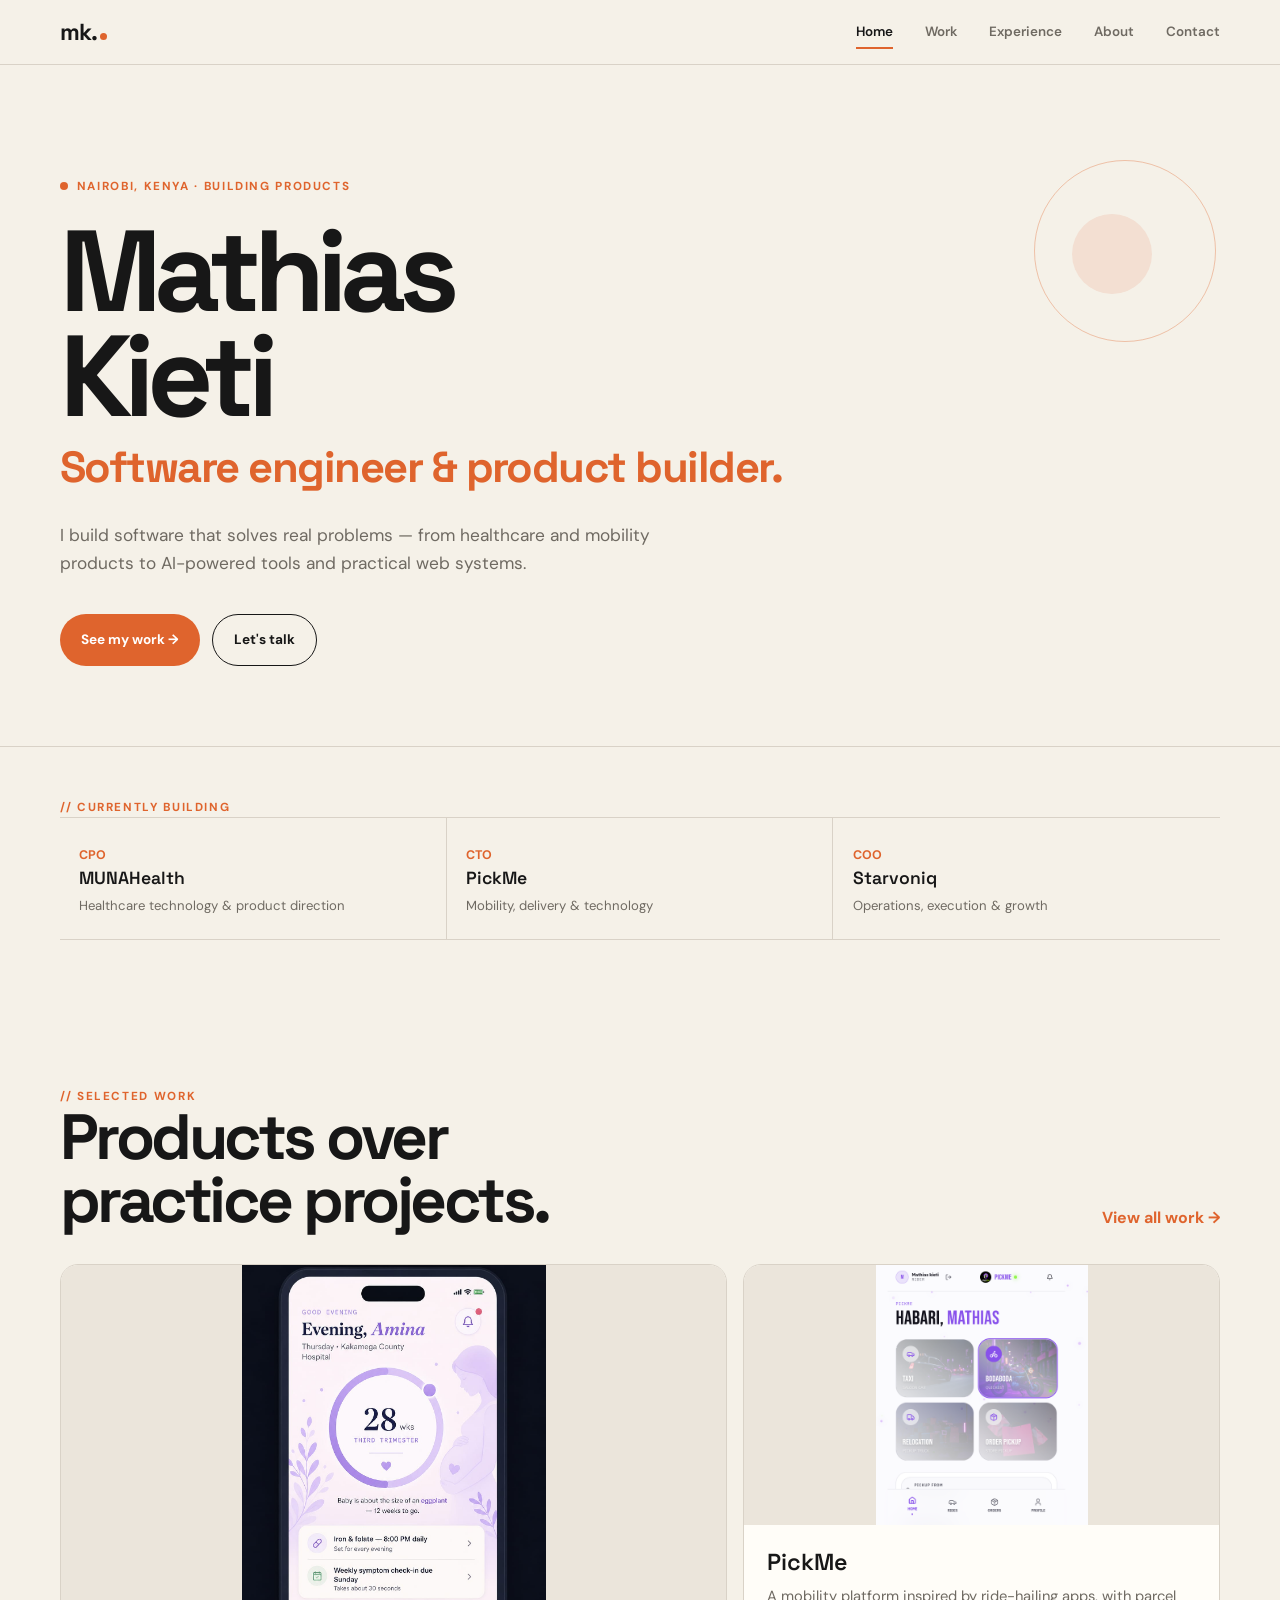
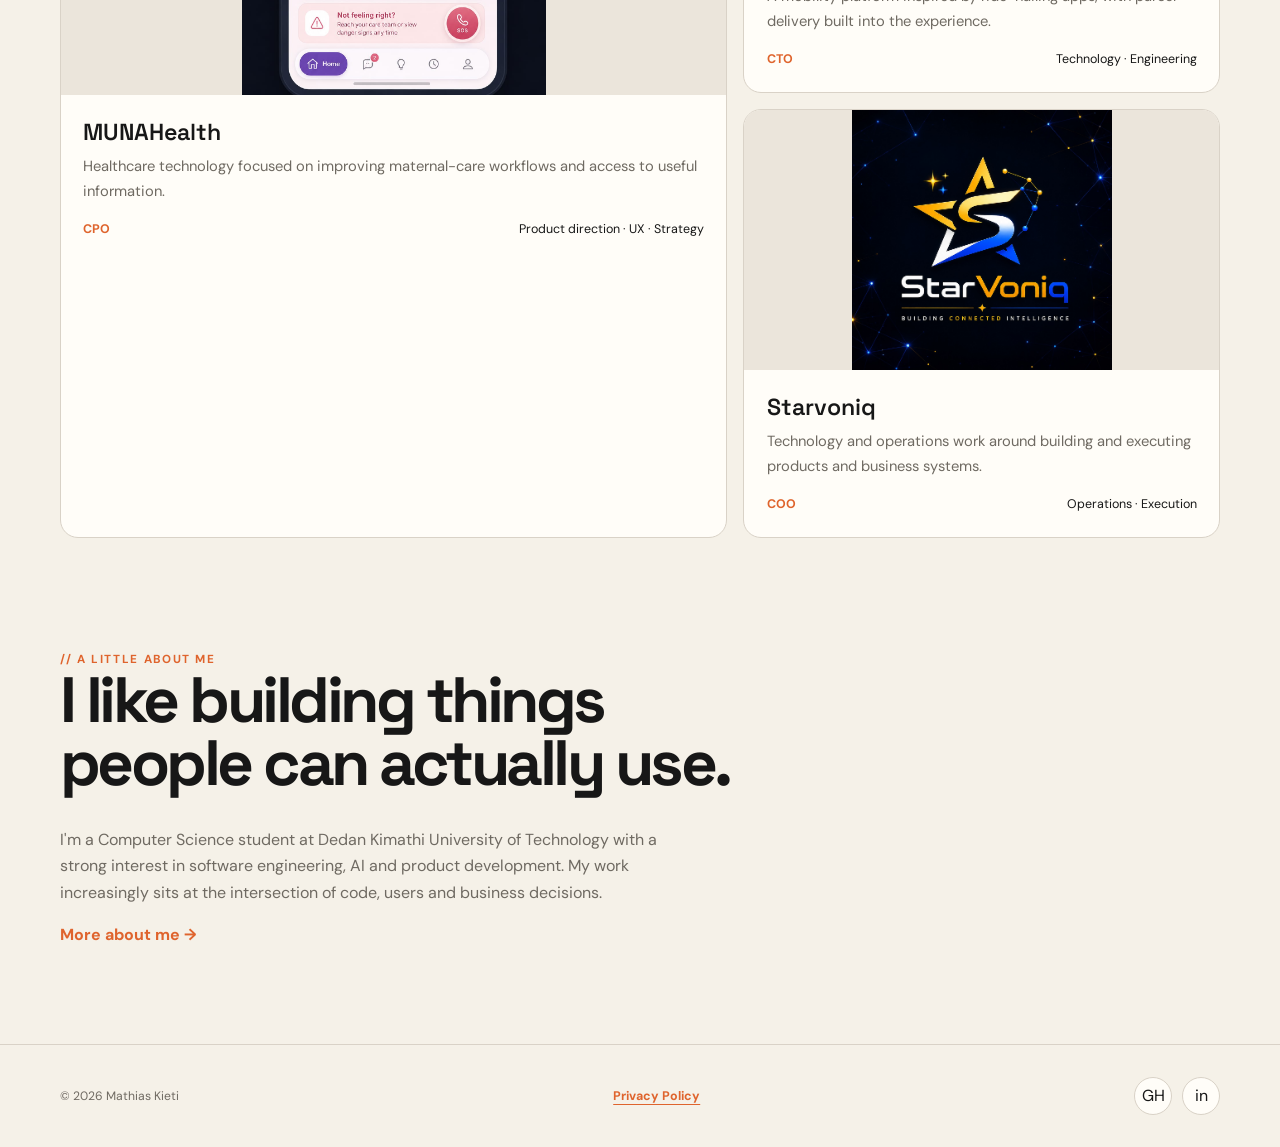
<file: index.html>
<!doctype html><html lang="en"><head><meta charset="utf-8"><meta name="viewport" content="width=device-width, initial-scale=1"><meta name="description" content="Mathias Kieti — software engineer and product builder working across healthcare, mobility, AI and web technologies."><title>Mathias Kieti — Software & Product Builder</title><link rel="stylesheet" href="css/style.css"></head><body><header class="site-header"><div class="container"><a href="index.html" class="logo">mk.</a><button id="menuToggle" class="menu-toggle" aria-expanded="false" aria-label="Open navigation">☰</button><nav id="mainNav" class="main-nav" aria-label="Main navigation"><a href="index.html" aria-current="page">Home</a><a href="projects.html">Work</a><a href="experience.html">Experience</a><a href="about.html">About</a><a href="contact.html">Contact</a></nav></div></header><main><section class="hero"><div class="container"><div class="hero-inner"><p class="hero-eyebrow"><span class="dot"></span> Nairobi, Kenya · Building products</p><h1><span class="name">Mathias<br>Kieti</span><span class="role">Software engineer &amp; product builder.</span></h1><p class="hero-desc">I build software that solves real problems — from healthcare and mobility products to AI-powered tools and practical web systems.</p><div class="hero-cta"><a href="projects.html" class="btn btn-primary">See my work →</a><a href="contact.html" class="btn btn-outline">Let's talk</a></div></div></div></section><section class="current-roles"><div class="container"><p class="section-label">// currently building</p><div class="role-grid"><a href="experience.html#munahealth" class="role-card"><em>CPO</em><strong>MUNAHealth</strong><span>Healthcare technology &amp; product direction</span></a><a href="experience.html#pickme" class="role-card"><em>CTO</em><strong>PickMe</strong><span>Mobility, delivery &amp; technology</span></a><a href="experience.html#starvoniq" class="role-card"><em>COO</em><strong>Starvoniq</strong><span>Operations, execution &amp; growth</span></a></div></div></section><section class="section"><div class="container"><div class="section-head"><div><p class="section-label">// selected work</p><h2>Products over<br>practice projects.</h2></div><a class="text-link" href="projects.html">View all work →</a></div><div class="featured-grid"><article class="work-card large"><div class="work-image"><img src="images/MUNAHealth.jpeg" alt="MUNAHealth product interface"></div><div class="work-body"><h3>MUNAHealth</h3><p>Healthcare technology focused on improving maternal-care workflows and access to useful information.</p><div class="work-meta"><strong>CPO</strong><span>Product direction · UX · Strategy</span></div></div></article><article class="work-card"><div class="work-image"><img src="images/PickMe.png" alt="PickMe product interface"></div><div class="work-body"><h3>PickMe</h3><p>A mobility platform inspired by ride-hailing apps, with parcel delivery built into the experience.</p><div class="work-meta"><strong>CTO</strong><span>Technology · Engineering</span></div></div></article><article class="work-card"><div class="work-image"><img src="images/StarVoniq.jpeg" alt="StarVoniq product interface"></div><div class="work-body"><h3>Starvoniq</h3><p>Technology and operations work around building and executing products and business systems.</p><div class="work-meta"><strong>COO</strong><span>Operations · Execution</span></div></div></article></div></div></section><section class="section" style="padding-top:1rem"><div class="container"><div class="section-head"><div><p class="section-label">// a little about me</p><h2>I like building things<br>people can actually use.</h2></div></div><p class="sub">I'm a Computer Science student at Dedan Kimathi University of Technology with a strong interest in software engineering, AI and product development. My work increasingly sits at the intersection of code, users and business decisions.</p><p style="margin-top:1rem"><a class="text-link" href="about.html">More about me →</a></p></div></section></main><footer class="site-footer"><div class="container"><p>© 2026 Mathias Kieti</p><a class="privacy-link" href="privacy-policy/">Privacy Policy</a><nav class="social-icons" aria-label="Social links"><a href="https://github.com/Mathias-kieti" target="_blank" rel="noopener noreferrer" aria-label="GitHub">GH</a><a href="https://linkedin.com/in/mathias-nzioka-341567305" target="_blank" rel="noopener noreferrer" aria-label="LinkedIn">in</a></nav></div></footer><script src="js/main.js"></script></body></html>
</file>
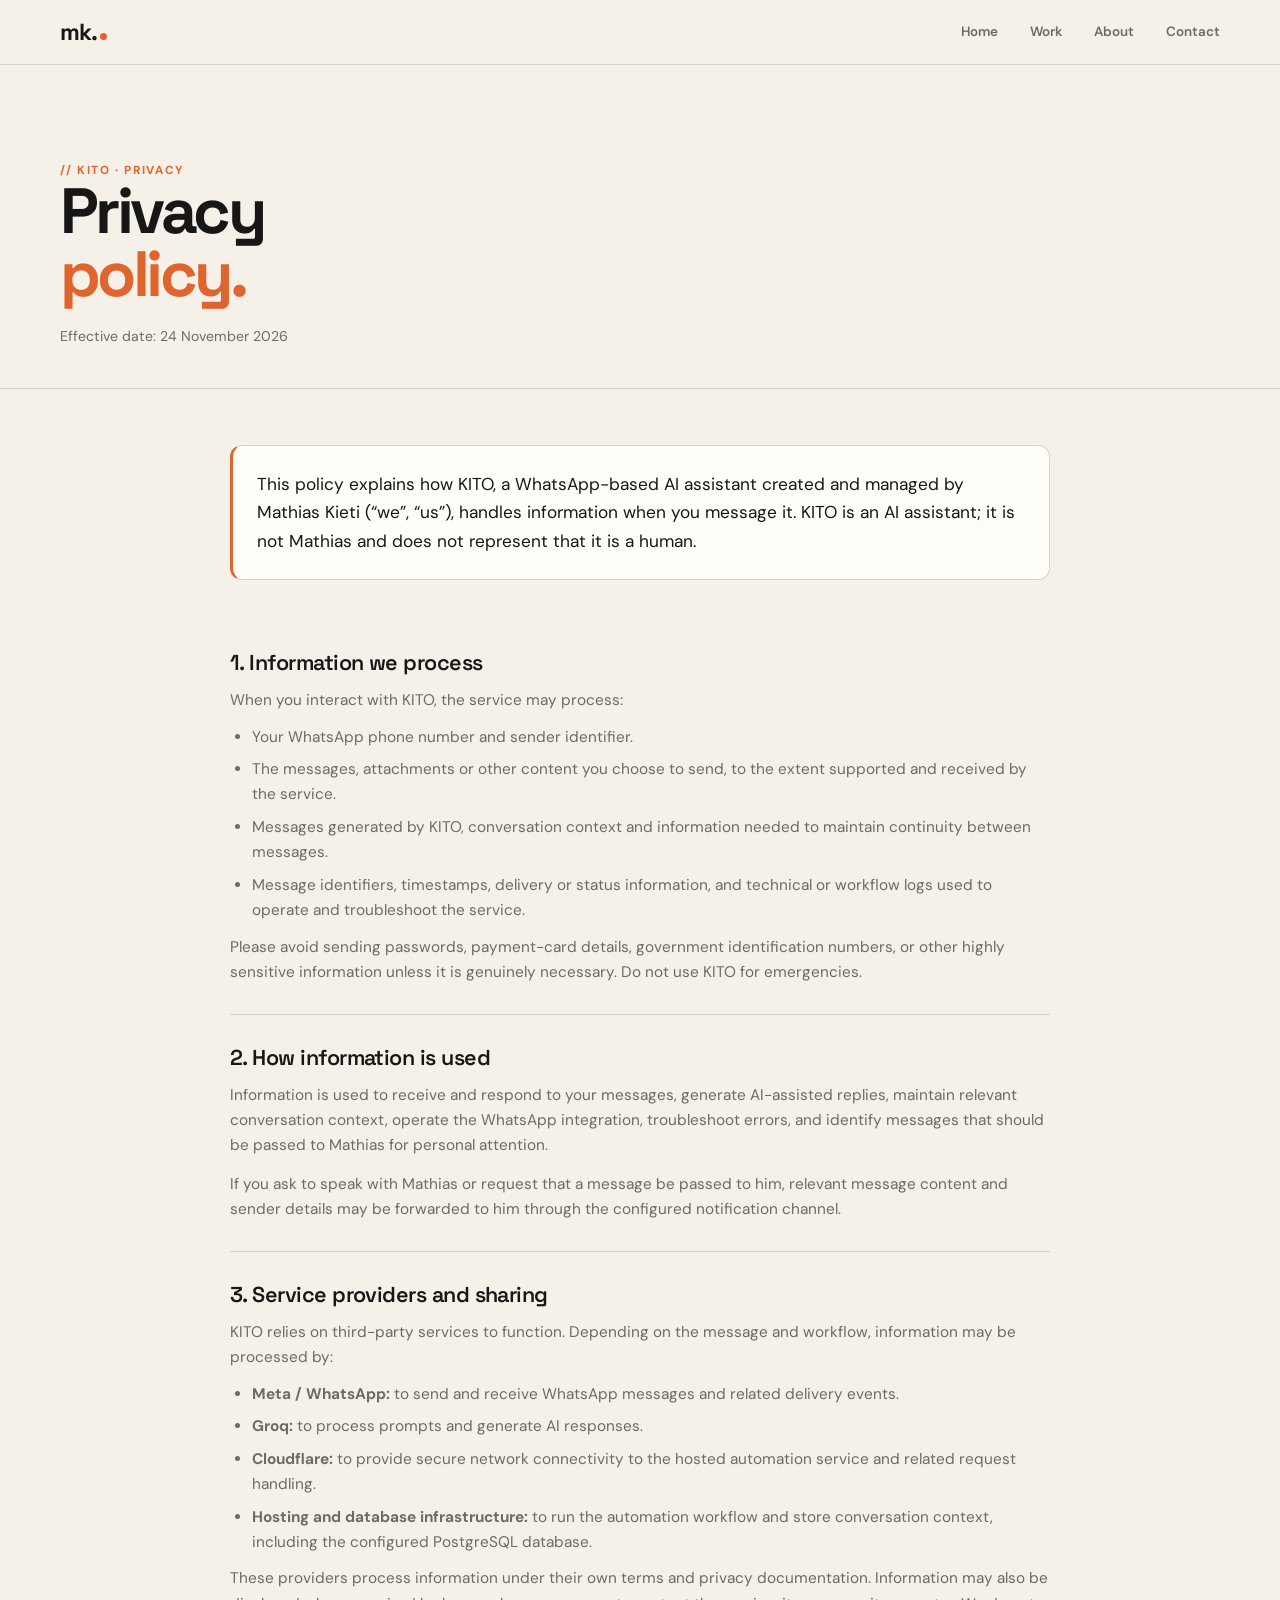
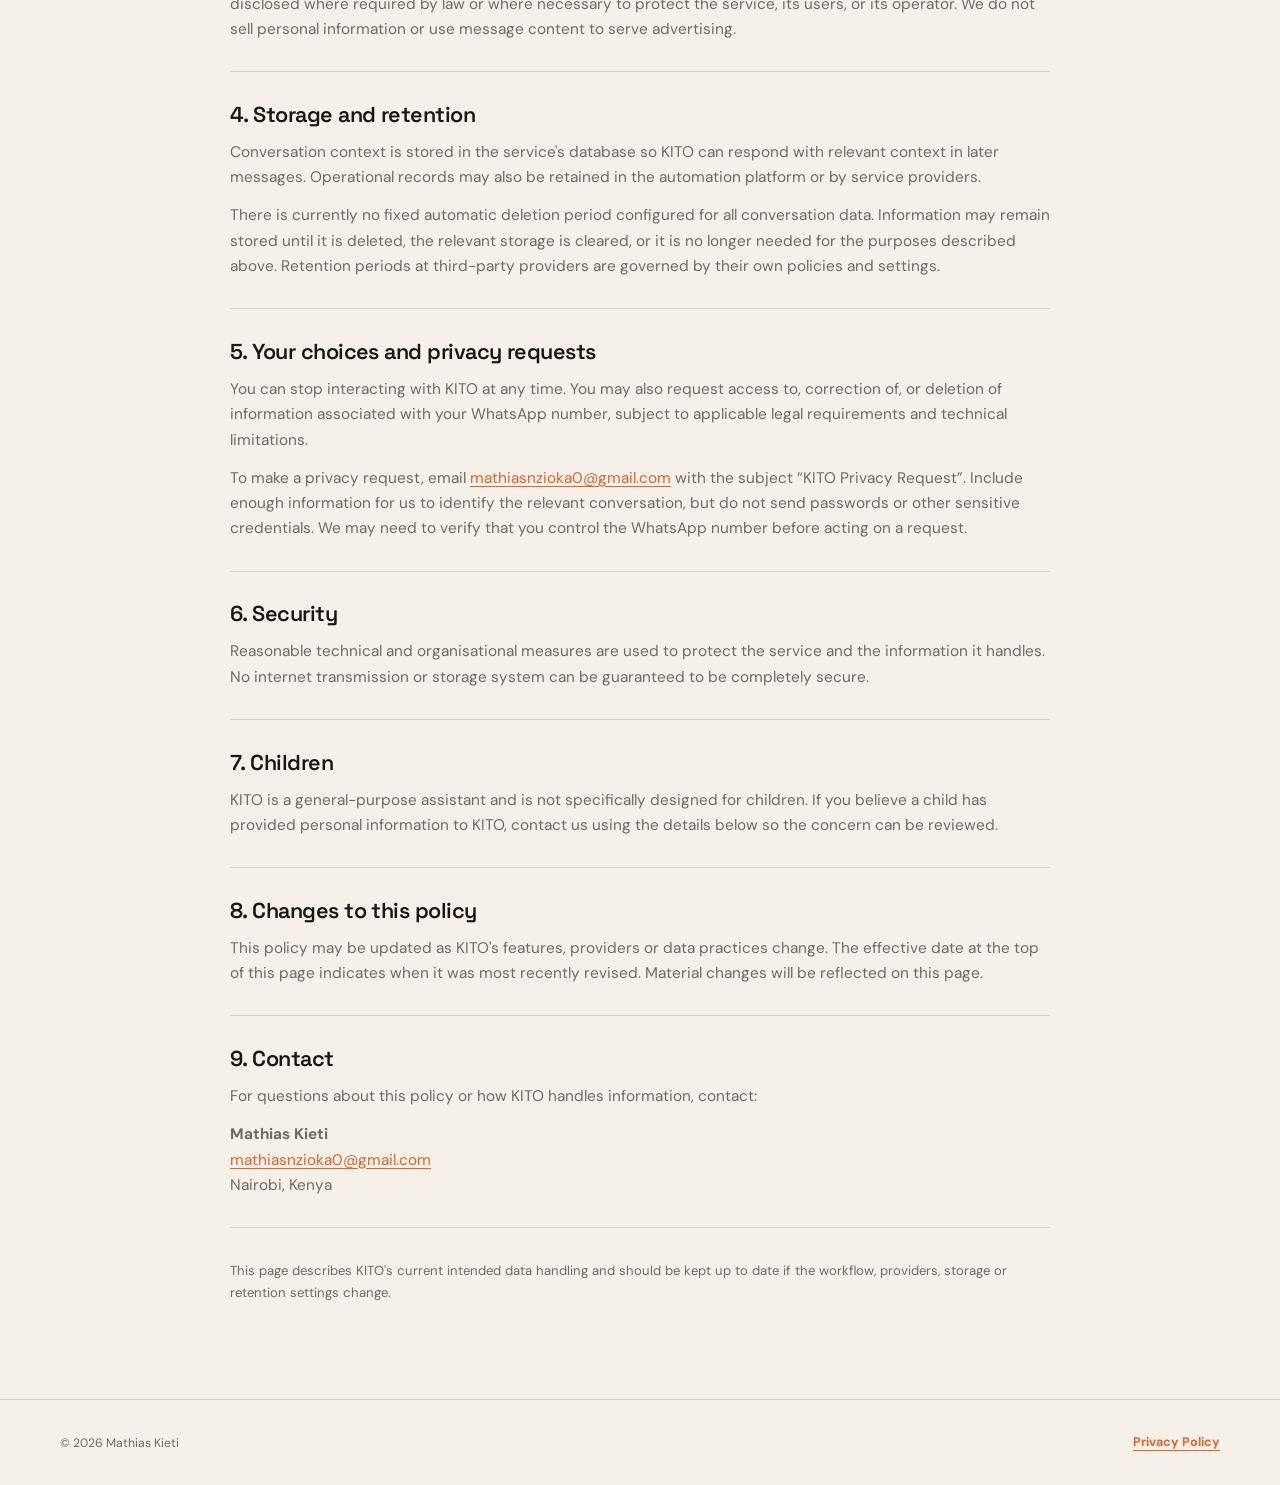
<file: privacy-policy/index.html>
<!doctype html>
<html lang="en">
<head>
  <meta charset="utf-8">
  <meta name="viewport" content="width=device-width,initial-scale=1">
  <meta name="description" content="Privacy information for KITO, the WhatsApp AI assistant created by Mathias Kieti.">
  <meta name="robots" content="index,follow">
  <title>KITO Privacy Policy — Mathias Kieti</title>
  <link rel="stylesheet" href="../css/style.css">
</head>
<body>
  <header class="site-header">
    <div class="container">
      <a href="../index.html" class="logo" aria-label="Mathias Kieti home">mk.</a>
      <button id="menuToggle" class="menu-toggle" aria-expanded="false" aria-label="Open navigation">☰</button>
      <nav id="mainNav" class="main-nav" aria-label="Main navigation">
        <a href="../index.html">Home</a>
        <a href="../projects.html">Work</a>
        <a href="../about.html">About</a>
        <a href="../contact.html">Contact</a>
      </nav>
    </div>
  </header>

  <main>
    <section class="page-hero">
      <div class="container">
        <p class="section-label">// KITO · privacy</p>
        <h1>Privacy<br><em>policy.</em></h1>
        <p class="sub policy-updated">Effective date: 24 November 2026</p>
      </div>
    </section>

    <section class="policy-section">
      <div class="container policy-container">
        <p class="policy-intro">This policy explains how KITO, a WhatsApp-based AI assistant created and managed by Mathias Kieti (“we”, “us”), handles information when you message it. KITO is an AI assistant; it is not Mathias and does not represent that it is a human.</p>

        <section class="policy-part">
          <h2>1. Information we process</h2>
          <p>When you interact with KITO, the service may process:</p>
          <ul>
            <li>Your WhatsApp phone number and sender identifier.</li>
            <li>The messages, attachments or other content you choose to send, to the extent supported and received by the service.</li>
            <li>Messages generated by KITO, conversation context and information needed to maintain continuity between messages.</li>
            <li>Message identifiers, timestamps, delivery or status information, and technical or workflow logs used to operate and troubleshoot the service.</li>
          </ul>
          <p>Please avoid sending passwords, payment-card details, government identification numbers, or other highly sensitive information unless it is genuinely necessary. Do not use KITO for emergencies.</p>
        </section>

        <section class="policy-part">
          <h2>2. How information is used</h2>
          <p>Information is used to receive and respond to your messages, generate AI-assisted replies, maintain relevant conversation context, operate the WhatsApp integration, troubleshoot errors, and identify messages that should be passed to Mathias for personal attention.</p>
          <p>If you ask to speak with Mathias or request that a message be passed to him, relevant message content and sender details may be forwarded to him through the configured notification channel.</p>
        </section>

        <section class="policy-part">
          <h2>3. Service providers and sharing</h2>
          <p>KITO relies on third-party services to function. Depending on the message and workflow, information may be processed by:</p>
          <ul>
            <li><strong>Meta / WhatsApp:</strong> to send and receive WhatsApp messages and related delivery events.</li>
            <li><strong>Groq:</strong> to process prompts and generate AI responses.</li>
            <li><strong>Cloudflare:</strong> to provide secure network connectivity to the hosted automation service and related request handling.</li>
            <li><strong>Hosting and database infrastructure:</strong> to run the automation workflow and store conversation context, including the configured PostgreSQL database.</li>
          </ul>
          <p>These providers process information under their own terms and privacy documentation. Information may also be disclosed where required by law or where necessary to protect the service, its users, or its operator. We do not sell personal information or use message content to serve advertising.</p>
        </section>

        <section class="policy-part">
          <h2>4. Storage and retention</h2>
          <p>Conversation context is stored in the service's database so KITO can respond with relevant context in later messages. Operational records may also be retained in the automation platform or by service providers.</p>
          <p>There is currently no fixed automatic deletion period configured for all conversation data. Information may remain stored until it is deleted, the relevant storage is cleared, or it is no longer needed for the purposes described above. Retention periods at third-party providers are governed by their own policies and settings.</p>
        </section>

        <section class="policy-part">
          <h2>5. Your choices and privacy requests</h2>
          <p>You can stop interacting with KITO at any time. You may also request access to, correction of, or deletion of information associated with your WhatsApp number, subject to applicable legal requirements and technical limitations.</p>
          <p>To make a privacy request, email <a href="mailto:mathiasnzioka0@gmail.com">mathiasnzioka0@gmail.com</a> with the subject “KITO Privacy Request”. Include enough information for us to identify the relevant conversation, but do not send passwords or other sensitive credentials. We may need to verify that you control the WhatsApp number before acting on a request.</p>
        </section>

        <section class="policy-part">
          <h2>6. Security</h2>
          <p>Reasonable technical and organisational measures are used to protect the service and the information it handles. No internet transmission or storage system can be guaranteed to be completely secure.</p>
        </section>

        <section class="policy-part">
          <h2>7. Children</h2>
          <p>KITO is a general-purpose assistant and is not specifically designed for children. If you believe a child has provided personal information to KITO, contact us using the details below so the concern can be reviewed.</p>
        </section>

        <section class="policy-part">
          <h2>8. Changes to this policy</h2>
          <p>This policy may be updated as KITO's features, providers or data practices change. The effective date at the top of this page indicates when it was most recently revised. Material changes will be reflected on this page.</p>
        </section>

        <section class="policy-part">
          <h2>9. Contact</h2>
          <p>For questions about this policy or how KITO handles information, contact:</p>
          <p><strong>Mathias Kieti</strong><br><a href="mailto:mathiasnzioka0@gmail.com">mathiasnzioka0@gmail.com</a><br>Nairobi, Kenya</p>
        </section>
        <p class="policy-note">This page describes KITO's current intended data handling and should be kept up to date if the workflow, providers, storage or retention settings change.</p>
      </div>
    </section>
  </main>

  <footer class="site-footer">
    <div class="container">
      <p>© 2026 Mathias Kieti</p>
      <a class="privacy-link" href="./" aria-current="page">Privacy Policy</a>
    </div>
  </footer>
  <script src="../js/main.js"></script>
</body>
</html>
</file>
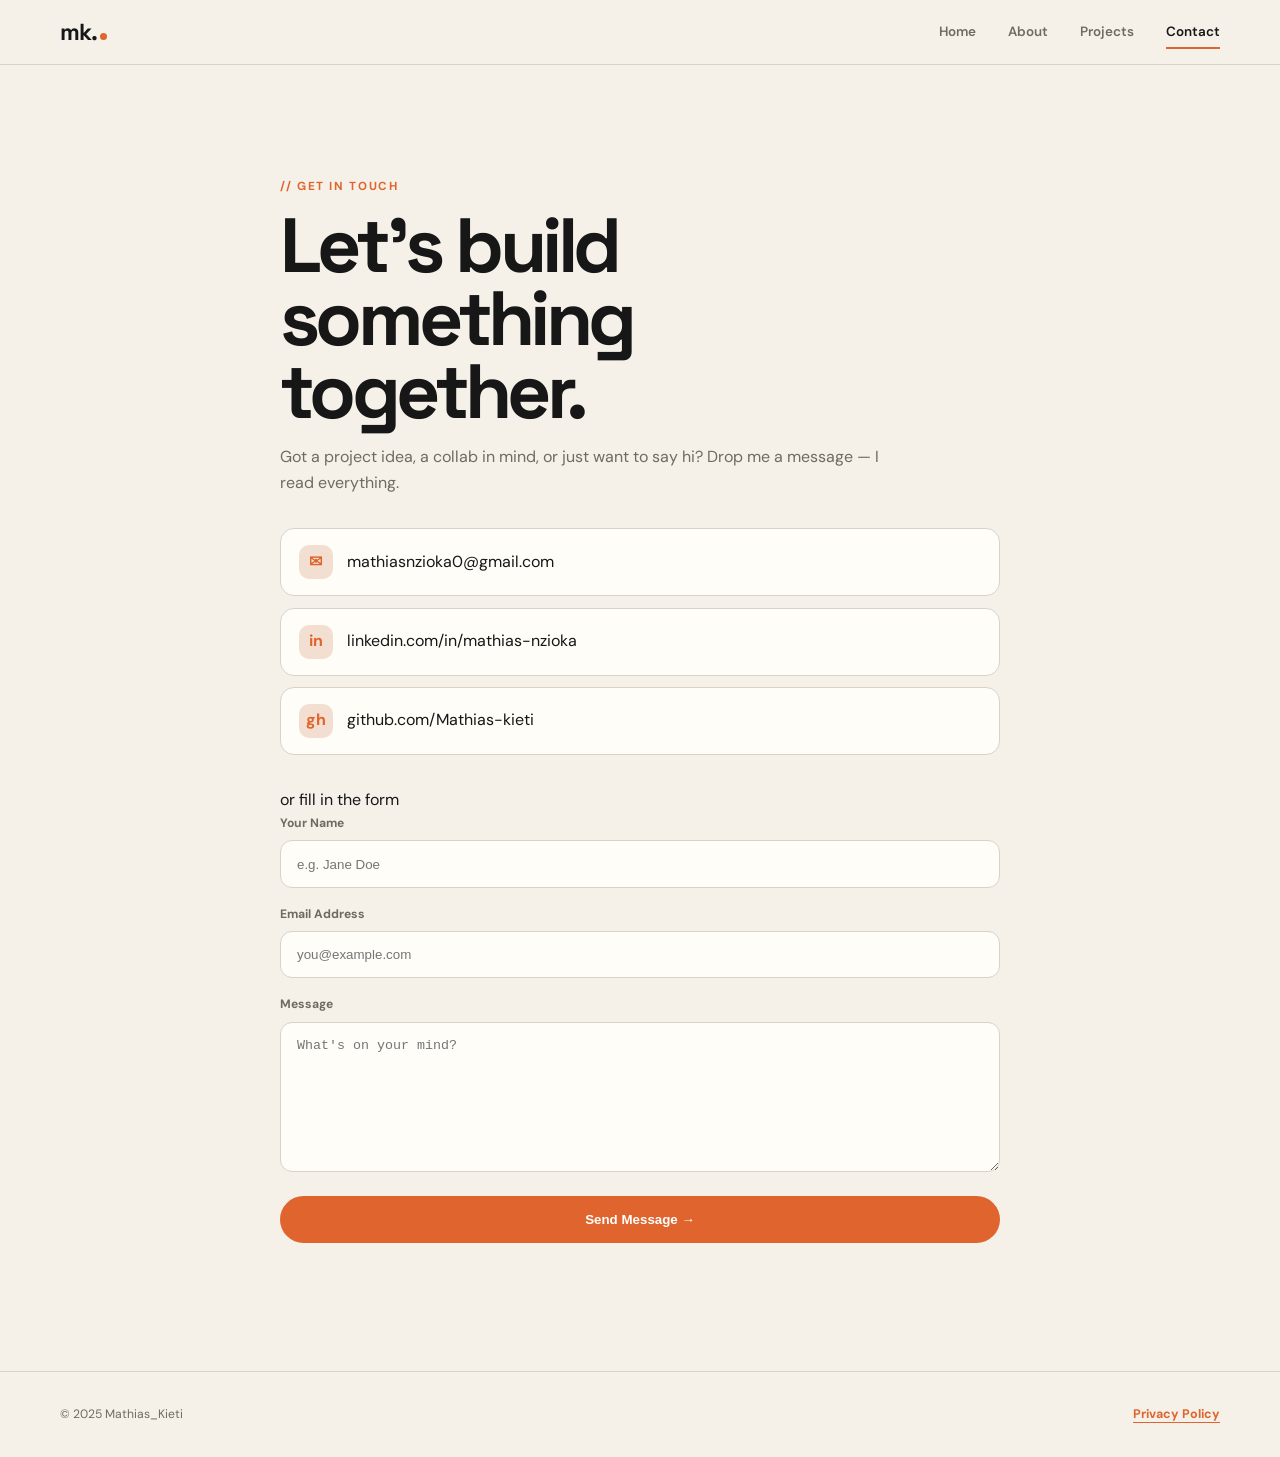
<file: contact.html>
<!doctype html>
<html lang="en">
<head>
  <meta charset="utf-8">
  <meta name="viewport" content="width=device-width,initial-scale=1">
  <title>Contact — Mathias Kieti</title>
  <link rel="stylesheet" href="css/style.css">
</head>
<body>

  <header class="site-header">
    <div class="container">
      <a href="index.html" class="logo">mk.</a>
      <button id="menuToggle" class="menu-toggle" aria-expanded="false">☰</button>
      <nav id="mainNav" class="main-nav">
        <a href="index.html">Home</a>
        <a href="about.html">About</a>
        <a href="projects.html">Projects</a>
        <a href="contact.html" aria-current="page">Contact</a>
      </nav>
    </div>
  </header>

  <div id="cursor" aria-hidden="true"></div>

  <main>
    <section class="contact-section">
      <div class="container">
        <div class="contact-inner">
          <p class="section-label">// get in touch</p>
          <h2>Let's build<br>something<br><span style="color:var(--lime)">together.</span></h2>
          <p class="sub">Got a project idea, a collab in mind, or just want to say hi? Drop me a message — I read everything.</p>

          <div class="contact-direct">
            <a href="mailto:mathiasnzioka0@gmail.com" class="contact-link">
              <span class="contact-link-icon">✉</span>
              <span>mathiasnzioka0@gmail.com</span>
            </a>
            <a href="https://linkedin.com/in/mathias-nzioka-341567305" target="_blank" rel="noopener" class="contact-link">
              <span class="contact-link-icon">in</span>
              <span>linkedin.com/in/mathias-nzioka</span>
            </a>
            <a href="https://github.com/Mathias-kieti" target="_blank" rel="noopener" class="contact-link">
              <span class="contact-link-icon">gh</span>
              <span>github.com/Mathias-kieti</span>
            </a>
          </div>

          <div class="contact-divider">
            <span>or fill in the form</span>
          </div>

          <form id="contactForm" action="#" method="post" novalidate>
            <label>
              <span>Your Name</span>
              <input name="name" type="text" placeholder="e.g. Jane Doe" required>
            </label>
            <label>
              <span>Email Address</span>
              <input name="email" type="email" placeholder="you@example.com" required>
            </label>
            <label>
              <span>Message</span>
              <textarea name="message" placeholder="What's on your mind?" required></textarea>
            </label>
            <button type="submit">Send Message →</button>
          </form>
        </div>
      </div>
    </section>
  </main>

  <footer class="site-footer">
    <div class="container">
      <p>&copy; 2025 Mathias_Kieti</p><a class="privacy-link" href="privacy-policy/">Privacy Policy</a>
    </div>
  </footer>

  <script src="js/main.js"></script>
</body>
</html>
</file>
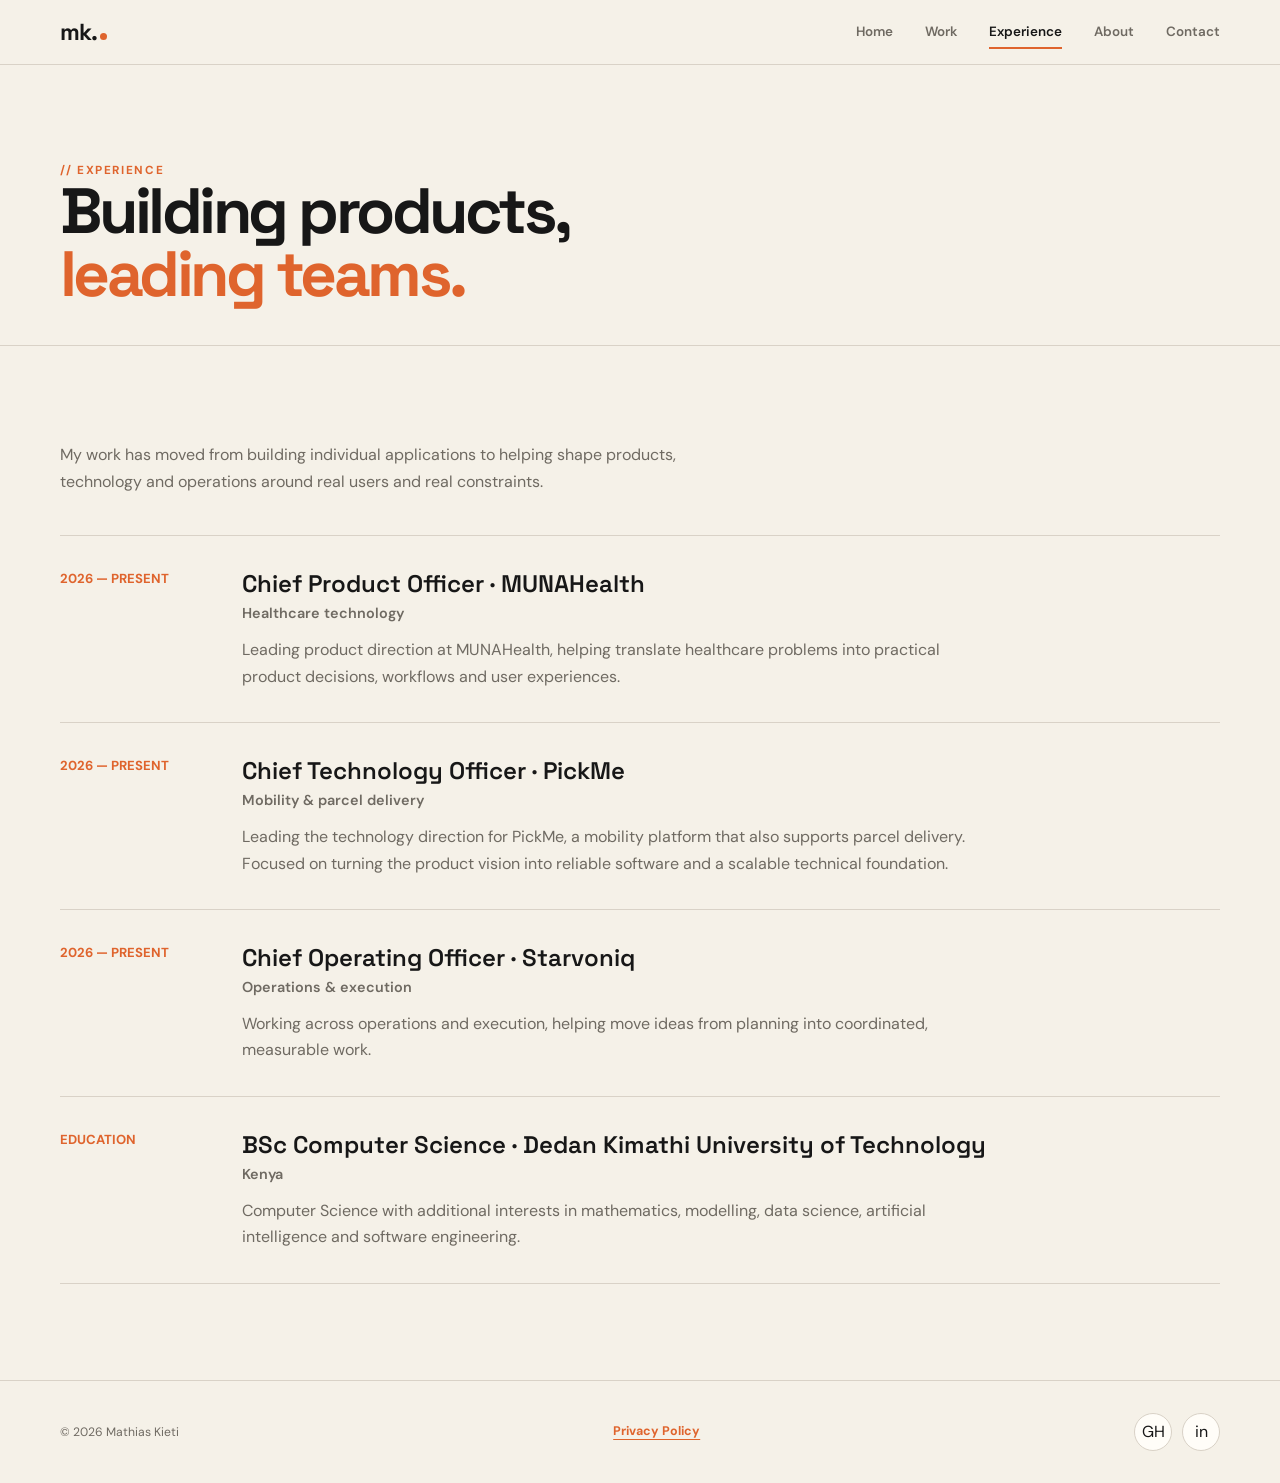
<file: experience.html>
<!doctype html><html lang="en"><head><meta charset="utf-8"><meta name="viewport" content="width=device-width, initial-scale=1"><meta name="description" content="Mathias Kieti's product, technology and operations experience."><title>Experience — Mathias Kieti</title><link rel="stylesheet" href="css/style.css"></head><body><header class="site-header"><div class="container"><a href="index.html" class="logo">mk.</a><button id="menuToggle" class="menu-toggle" aria-expanded="false">☰</button><nav id="mainNav" class="main-nav"><a href="index.html">Home</a><a href="projects.html">Work</a><a href="experience.html" aria-current="page">Experience</a><a href="about.html">About</a><a href="contact.html">Contact</a></nav></div></header><main><section class="page-hero"><div class="container"><p class="section-label">// experience</p><h1>Building products,<br><em>leading teams.</em></h1></div></section><section class="section"><div class="container"><p class="sub" style="margin-bottom:2.5rem">My work has moved from building individual applications to helping shape products, technology and operations around real users and real constraints.</p><div class="timeline"><article class="timeline-item" id="munahealth"><div class="timeline-date">2026 — PRESENT</div><div><h3>Chief Product Officer · MUNAHealth</h3><h4>Healthcare technology</h4><p>Leading product direction at MUNAHealth, helping translate healthcare problems into practical product decisions, workflows and user experiences.</p></div></article><article class="timeline-item" id="pickme"><div class="timeline-date">2026 — PRESENT</div><div><h3>Chief Technology Officer · PickMe</h3><h4>Mobility &amp; parcel delivery</h4><p>Leading the technology direction for PickMe, a mobility platform that also supports parcel delivery. Focused on turning the product vision into reliable software and a scalable technical foundation.</p></div></article><article class="timeline-item" id="starvoniq"><div class="timeline-date">2026 — PRESENT</div><div><h3>Chief Operating Officer · Starvoniq</h3><h4>Operations &amp; execution</h4><p>Working across operations and execution, helping move ideas from planning into coordinated, measurable work.</p></div></article><article class="timeline-item"><div class="timeline-date">EDUCATION</div><div><h3>BSc Computer Science · Dedan Kimathi University of Technology</h3><h4>Kenya</h4><p>Computer Science with additional interests in mathematics, modelling, data science, artificial intelligence and software engineering.</p></div></article></div></div></section></main><footer class="site-footer"><div class="container"><p>© 2026 Mathias Kieti</p><a class="privacy-link" href="privacy-policy/">Privacy Policy</a><div class="social-icons"><a href="https://github.com/Mathias-kieti" target="_blank" rel="noopener noreferrer">GH</a><a href="https://linkedin.com/in/mathias-nzioka-341567305" target="_blank" rel="noopener noreferrer">in</a></div></div></footer><script src="js/main.js"></script></body></html>
</file>
<file: css/style.css>
@import url('https://fonts.googleapis.com/css2?family=DM+Sans:wght@400;500;600;700&family=Space+Grotesk:wght@500;600;700&display=swap');
:root{--bg:#f5f1e8;--surface:#fffdf8;--ink:#171717;--muted:#6f6a62;--line:#d9d2c7;--accent:#df642d;--accent-dark:#b94a1d;--accent-soft:#f3dfd2;--dark:#1b1a18;--radius:18px;--head:'Space Grotesk',sans-serif;--body:'DM Sans',sans-serif}*{box-sizing:border-box;margin:0;padding:0}html{scroll-behavior:smooth}body{background:var(--bg);color:var(--ink);font-family:var(--body);line-height:1.65;overflow-x:hidden}a{color:inherit;text-decoration:none}img{max-width:100%;display:block}.container{width:min(1160px,92%);margin:auto}.site-header{position:sticky;top:0;z-index:100;padding:1.05rem 0;background:rgba(245,241,232,.94);backdrop-filter:blur(14px);border-bottom:1px solid var(--line)}.site-header .container{display:flex;align-items:center;justify-content:space-between}.logo{font:700 1.45rem var(--head);letter-spacing:-.05em}.logo::after{content:'';display:inline-block;width:7px;height:7px;border-radius:50%;background:var(--accent);margin-left:3px}.main-nav{display:flex;gap:2rem}.main-nav a{font-size:.84rem;font-weight:600;color:var(--muted);position:relative}.main-nav a::after{content:'';position:absolute;left:0;bottom:-6px;width:0;height:2px;background:var(--accent);transition:.2s}.main-nav a:hover,.main-nav a[aria-current]{color:var(--ink)}.main-nav a:hover::after,.main-nav a[aria-current]::after{width:100%}.menu-toggle{display:none;background:none;border:1px solid var(--line);padding:.45rem .7rem;border-radius:10px;color:var(--ink)}@media(max-width:700px){.menu-toggle{display:block}.main-nav{display:none;position:absolute;top:100%;left:0;right:0;background:var(--bg);border-bottom:1px solid var(--line);padding:1rem 4%;flex-direction:column;gap:1rem}.main-nav.open{display:flex}}.hero{padding:7rem 0 5rem;border-bottom:1px solid var(--line);position:relative}.hero::before{content:'';position:absolute;right:5%;top:14%;width:180px;height:180px;border:1px solid rgba(223,100,45,.35);border-radius:50%}.hero::after{content:'';position:absolute;right:10%;top:22%;width:80px;height:80px;background:var(--accent-soft);border-radius:50%}.hero-inner{position:relative;z-index:1}.hero-eyebrow,.section-label,.meta-label,.eyebrow{font-size:.73rem;text-transform:uppercase;letter-spacing:.14em;font-weight:700;color:var(--accent)}.hero-eyebrow{display:flex;align-items:center;gap:.55rem;margin-bottom:1.5rem}.dot{width:8px;height:8px;background:var(--accent);border-radius:50%}.hero h1{font:700 clamp(3.5rem,9vw,8.2rem)/.91 var(--head);letter-spacing:-.07em;max-width:980px}.hero h1 .name{display:block}.hero h1 .role{display:block;font-size:clamp(1.5rem,3.4vw,2.8rem);line-height:1.1;letter-spacing:-.035em;color:var(--accent);margin-top:.9rem}.hero-desc{max-width:650px;font-size:1.08rem;color:var(--muted);margin:1.8rem 0 2.3rem}.hero-cta{display:flex;gap:.8rem;flex-wrap:wrap}.btn{display:inline-flex;align-items:center;justify-content:center;padding:.85rem 1.3rem;border-radius:999px;font-weight:700;font-size:.85rem;transition:.2s}.btn-primary{background:var(--accent);color:#fff}.btn-primary:hover{background:var(--accent-dark);transform:translateY(-2px)}.btn-outline{border:1px solid var(--ink);background:transparent}.btn-outline:hover{background:var(--ink);color:#fff;transform:translateY(-2px)}.current-roles{padding:3.2rem 0}.role-grid{display:grid;grid-template-columns:repeat(3,1fr);border-top:1px solid var(--line);border-bottom:1px solid var(--line)}.role-card{padding:1.4rem 1.2rem;border-right:1px solid var(--line)}.role-card:last-child{border-right:0}.role-card span{display:block;color:var(--muted);font-size:.82rem;margin-top:.35rem}.role-card strong{font:600 1.1rem var(--head);display:block}.role-card em{font-style:normal;color:var(--accent);font-size:.78rem;font-weight:700}@media(max-width:700px){.role-grid{grid-template-columns:1fr}.role-card{border-right:0;border-bottom:1px solid var(--line)}.role-card:last-child{border-bottom:0}}.section{padding:6rem 0}.section-head{display:flex;align-items:end;justify-content:space-between;gap:2rem;margin-bottom:2rem}.section h2,.page-hero h1{font:700 clamp(2.5rem,5vw,4.8rem)/.98 var(--head);letter-spacing:-.055em}.sub{color:var(--muted);max-width:620px}.text-link{color:var(--accent);font-weight:700}.featured-grid{display:grid;grid-template-columns:1.4fr 1fr;gap:1rem}.work-card,.project-card{background:var(--surface);border:1px solid var(--line);border-radius:var(--radius);overflow:hidden;transition:.25s}.work-card:hover,.project-card:hover{transform:translateY(-5px);border-color:var(--accent);box-shadow:0 18px 45px rgba(23,23,23,.08)}.work-card.large{grid-row:span 2}.work-image,.project-image{height:260px;overflow:hidden;background:#ebe5db;position:relative;display:flex;align-items:center;justify-content:center}.work-card.large .work-image,.project-card.featured .project-image{height:430px}.work-image img,.project-image img{width:100%;height:100%;object-fit:contain;object-position:center;transition:transform .55s ease}.work-card:hover .work-image img,.project-card:hover .project-image img{transform:scale(1.015)}.project-placeholder,.project-placeholder-wrap{height:100%;width:100%;display:grid;place-items:center;background:linear-gradient(135deg,#e9e1d4,#f3dfd2);font:700 clamp(2.5rem,7vw,5.5rem)/.9 var(--head);letter-spacing:-.07em}.work-body,.card-body{padding:1.4rem}.work-body h3,.card-body h3{font:600 1.45rem var(--head);margin-bottom:.45rem}.work-body p,.card-body p{color:var(--muted);font-size:.92rem}.work-meta{display:flex;justify-content:space-between;gap:1rem;margin-top:1rem;font-size:.78rem}.work-meta strong,.card-tag{color:var(--accent)}.page-hero{padding:6rem 0 2.5rem;border-bottom:1px solid var(--line)}.page-hero h1 em{font-style:normal;color:var(--accent)}.projects-section{padding:4rem 0 7rem}.cards{display:grid;grid-template-columns:repeat(2,1fr);gap:1rem}.project-card.featured{grid-column:span 2}.project-image{height:330px}.project-card.featured .project-image{height:500px}.project-image img{object-fit:contain;object-position:center}.card-tag{font-size:.73rem;text-transform:uppercase;letter-spacing:.12em;font-weight:700;margin-bottom:.5rem}.card-footer{display:flex;gap:.5rem;flex-wrap:wrap;padding:0 1.4rem 1.4rem}.tech-badge{padding:.35rem .65rem;border:1px solid var(--line);border-radius:999px;font-size:.68rem;color:var(--muted);background:var(--bg)}.extra-details{display:none;padding:0 1.4rem 1.3rem;color:var(--muted);font-size:.88rem}.extra-details.open{display:block}.details-btn{margin:0 1.4rem 1.4rem;padding:.6rem .9rem;border:1px solid var(--ink);border-radius:999px;background:none;font-weight:700;cursor:pointer}.details-btn:hover{background:var(--ink);color:#fff}.detail-links{display:flex;gap:.75rem;flex-wrap:wrap;margin-top:.8rem}.detail-link{color:var(--accent);font-weight:700;font-size:.82rem}@media(max-width:800px){.featured-grid{grid-template-columns:1fr}.work-card.large{grid-row:auto}.work-card.large .work-image{height:300px}}@media(max-width:760px){.cards{grid-template-columns:1fr}.project-card.featured{grid-column:auto}.project-card.featured .project-image{height:330px}}.about-section{padding:6rem 0}.about-grid{display:grid;grid-template-columns:.85fr 1.35fr;gap:4rem;align-items:start}.about-img-wrap{position:relative}.about-image{width:100%;aspect-ratio:4/5;object-fit:cover;border-radius:var(--radius)}.about-img-wrap::after{content:'';position:absolute;left:18px;bottom:-18px;width:70%;height:70%;background:var(--accent-soft);border-radius:24px;z-index:-1}.about-content h2{font:700 clamp(2.3rem,5vw,4.2rem)/1 var(--head);letter-spacing:-.06em;margin:.2rem 0 1.5rem}.about-content p{color:var(--muted);margin-bottom:1rem}.about-meta{display:grid;grid-template-columns:repeat(2,1fr);gap:1rem;margin:2rem 0}.meta-item{padding:1rem;border:1px solid var(--line);background:var(--surface);border-radius:14px}.meta-value{display:block;font-weight:600;margin-top:.25rem}.skill-groups{display:grid;grid-template-columns:repeat(2,1fr);gap:1rem;margin-top:1rem}.skill-group{padding:1.1rem;border-top:2px solid var(--ink)}.skill-group h3{font:600 1rem var(--head);margin-bottom:.5rem}.skill-group p{font-size:.88rem;margin:0}.timeline{display:grid;border-top:1px solid var(--line)}.timeline-item{display:grid;grid-template-columns:150px 1fr;gap:2rem;padding:2rem 0;border-bottom:1px solid var(--line)}.timeline-date{font-size:.82rem;color:var(--accent);font-weight:700}.timeline-item h3{font:600 1.5rem var(--head);margin-bottom:.2rem}.timeline-item h4{font-size:.9rem;color:var(--muted);font-weight:600;margin-bottom:.7rem}.timeline-item p{color:var(--muted);max-width:760px}@media(max-width:700px){.about-grid{grid-template-columns:1fr}.about-meta,.skill-groups{grid-template-columns:1fr}.timeline-item{grid-template-columns:1fr;gap:.4rem}}.contact-section{padding:7rem 0 8rem}.contact-inner{max-width:720px;margin:auto}.contact-inner h2{font:700 clamp(2.8rem,6vw,5rem)/.95 var(--head);letter-spacing:-.06em;margin:.8rem 0 1rem}.contact-inner .sub{margin-bottom:2rem}.contact-direct{display:grid;gap:.7rem;margin:2rem 0}.contact-link{display:flex;align-items:center;gap:.9rem;padding:1rem 1.1rem;border:1px solid var(--line);background:var(--surface);border-radius:14px;transition:.2s}.contact-link:hover{border-color:var(--accent);transform:translateX(4px)}.contact-link-icon{width:34px;height:34px;display:grid;place-items:center;background:var(--accent-soft);border-radius:10px;color:var(--accent);font-weight:700}label{display:block;margin-bottom:1rem}label span{display:block;font-size:.76rem;font-weight:700;margin-bottom:.45rem;color:var(--muted)}label input,label textarea{width:100%;padding:.95rem 1rem;border:1px solid var(--line);border-radius:12px;background:var(--surface);color:var(--ink);outline:none}label input:focus,label textarea:focus{border-color:var(--accent)}label textarea{min-height:150px;resize:vertical}form button[type=submit]{width:100%;padding:1rem;border:0;border-radius:999px;background:var(--accent);color:#fff;font-weight:700;cursor:pointer}.site-footer{padding:2rem 0;border-top:1px solid var(--line)}.site-footer .container{display:flex;justify-content:space-between;align-items:center;gap:1rem}.site-footer p{font-size:.76rem;color:var(--muted)}.social-icons{display:flex;gap:.6rem}.social-icons a{width:38px;height:38px;display:grid;place-items:center;border:1px solid var(--line);border-radius:50%;background:var(--surface)}.social-icons a:hover{border-color:var(--accent);color:var(--accent)}@media(max-width:600px){.site-footer .container{align-items:flex-start;flex-direction:column}}@media(prefers-reduced-motion:reduce){html{scroll-behavior:auto}*,*::before,*::after{transition:none!important;animation:none!important}}
/* KITO privacy policy */
.privacy-link{font-size:.78rem;font-weight:700;color:var(--accent);text-decoration:underline;text-underline-offset:4px}
.privacy-link:hover{color:var(--accent-dark)}
.policy-updated{margin-top:1.2rem;font-size:.88rem}
.policy-section{padding:3.5rem 0 6rem}
.policy-container{max-width:820px}
.policy-intro{font-size:1.08rem;color:var(--ink);padding:1.5rem;background:var(--surface);border:1px solid var(--line);border-left:3px solid var(--accent);border-radius:12px;margin-bottom:2.5rem}
.policy-part{padding:1.8rem 0;border-bottom:1px solid var(--line)}
.policy-part h2{font:600 1.35rem var(--head);letter-spacing:-.025em;margin-bottom:.75rem}
.policy-part p,.policy-part li{color:var(--muted);font-size:.96rem}
.policy-part p+p{margin-top:.8rem}
.policy-part ul{padding-left:1.35rem;margin:.7rem 0}
.policy-part li+li{margin-top:.45rem}
.policy-part a{color:var(--accent);text-decoration:underline;text-underline-offset:3px}
.policy-note{font-size:.82rem;color:var(--muted);margin-top:2rem}
@media(max-width:600px){.policy-section{padding:2.2rem 0 4rem}.policy-intro{font-size:1rem}.policy-part h2{font-size:1.2rem}}
</file>
